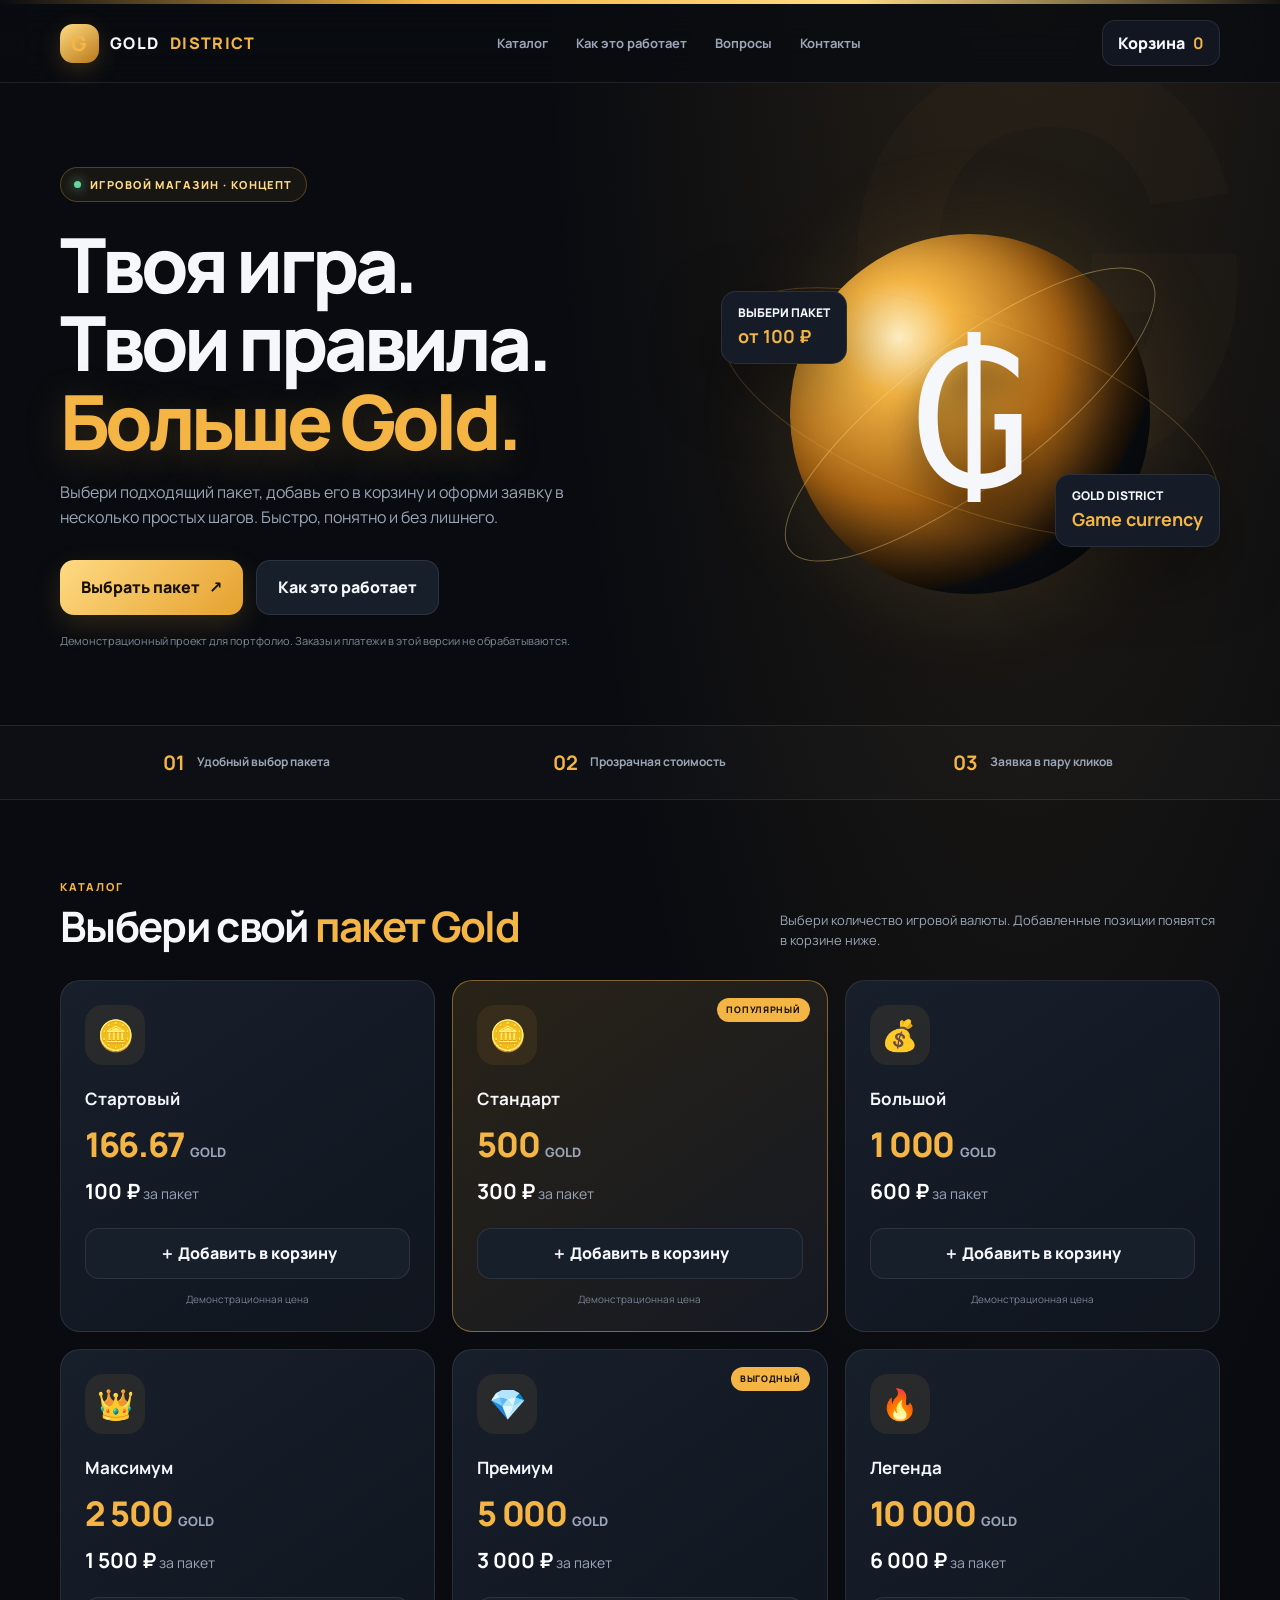
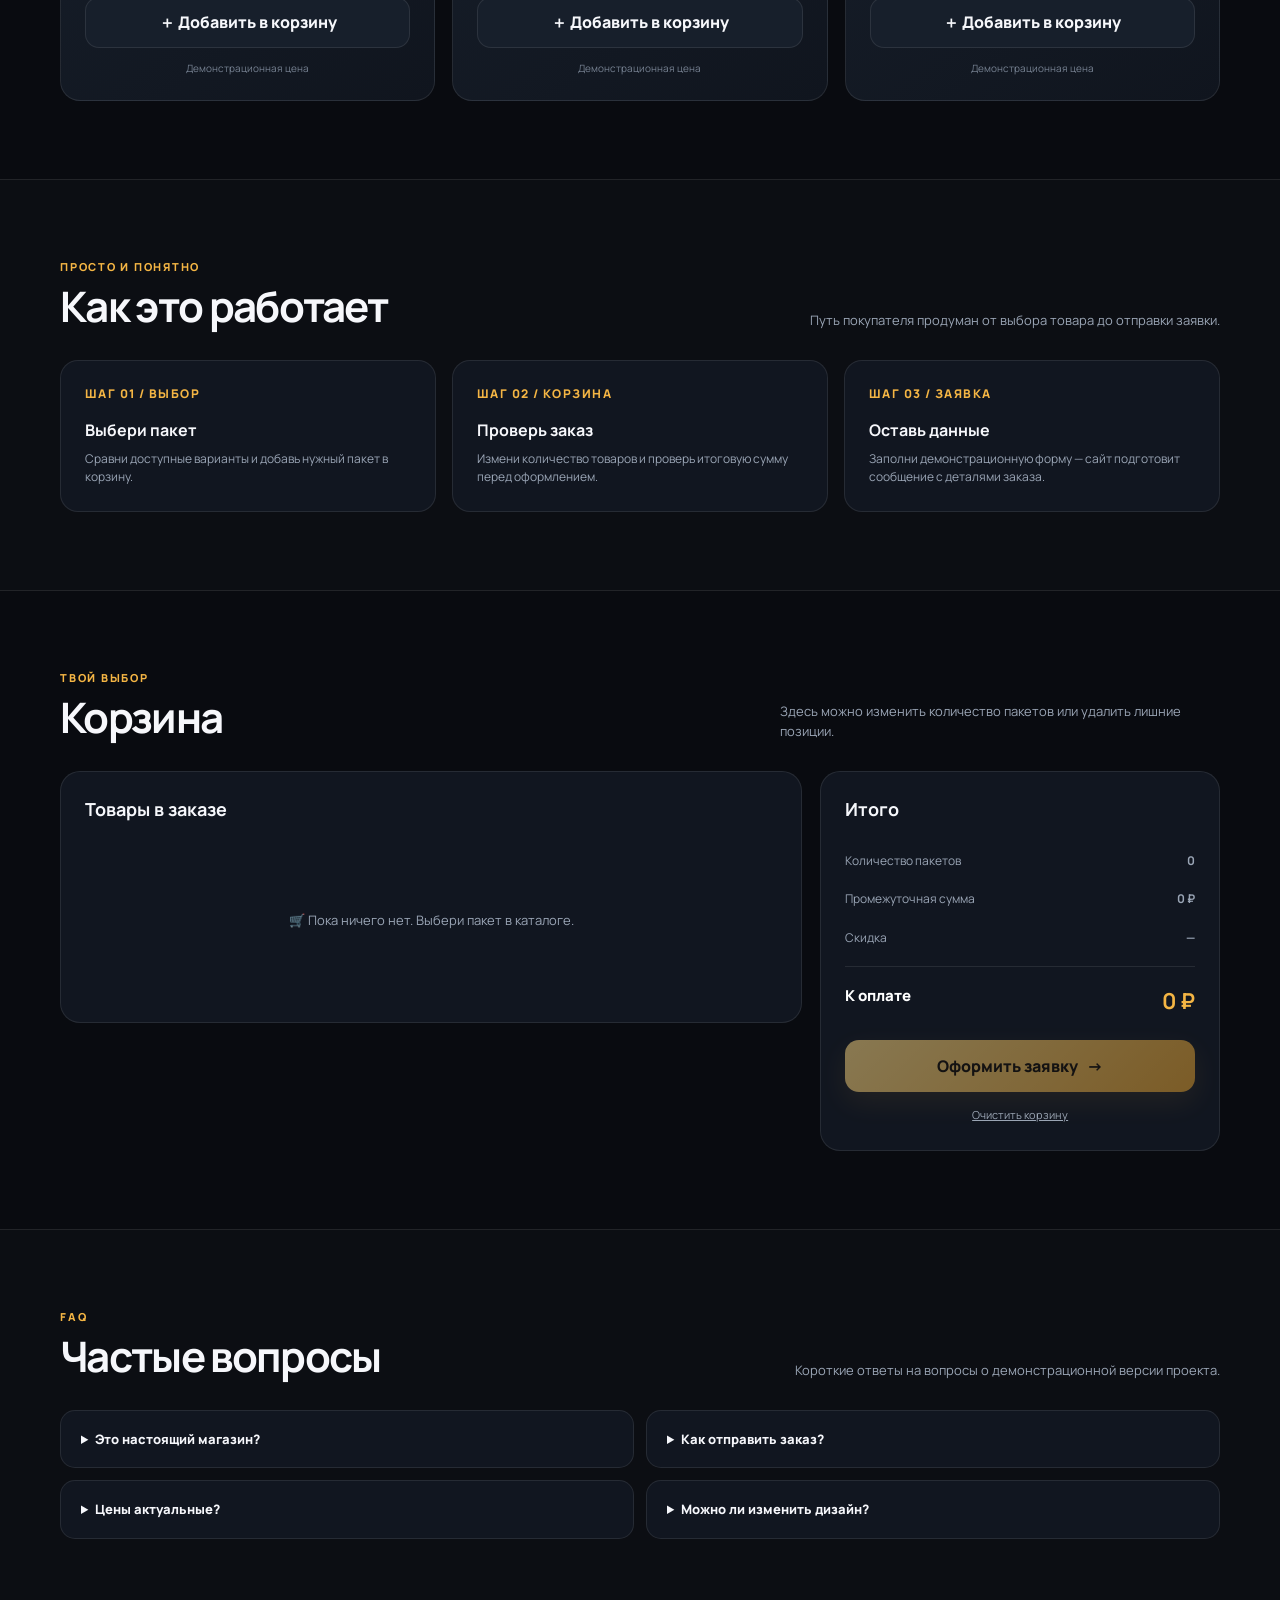
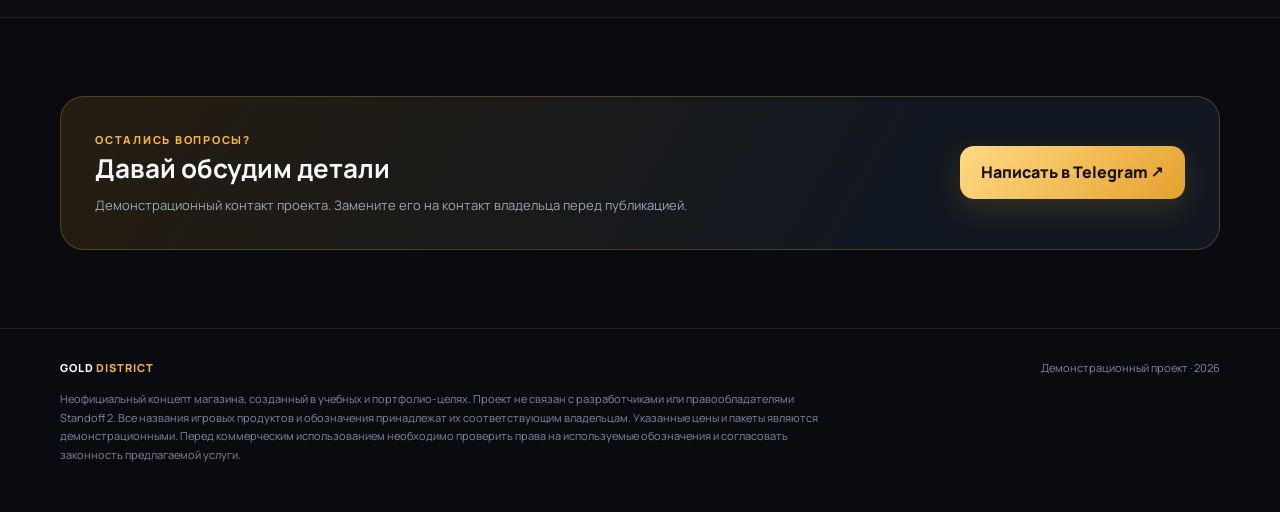
<file: index.html>
<!doctype html>
<html lang="ru">
<head>
  <meta charset="utf-8">
  <meta name="viewport" content="width=device-width, initial-scale=1">
  <meta name="theme-color" content="#090b10">
  <meta name="description" content="Демонстрационный концепт магазина игровых валют: каталог, корзина и оформление заявки.">
  <title>GOLD DISTRICT — игровой магазин | Концепт</title>
  <style>
    @import url('https://fonts.googleapis.com/css2?family=Manrope:wght@400;500;600;700;800&display=swap');
    :root{--bg:#090b10;--surface:#111620;--surface2:#171f2b;--line:rgba(255,255,255,.09);--text:#f6f7fb;--muted:#9aa5b5;--gold:#f4b544;--gold2:#ffda83;--green:#66d6a1;--danger:#ff7272;--radius:22px;--shadow:0 24px 70px rgba(0,0,0,.35)}
    *{box-sizing:border-box}html{scroll-behavior:smooth;scroll-padding-top:100px}body{margin:0;background:radial-gradient(ellipse at 80% -10%,rgba(244,181,68,.13),transparent 34%),var(--bg);color:var(--text);font-family:Manrope,system-ui,-apple-system,Segoe UI,sans-serif;line-height:1.55}button,input,textarea{font:inherit}button,a{-webkit-tap-highlight-color:transparent}a{color:inherit;text-decoration:none}.container{width:min(1160px,calc(100% - 40px));margin:auto}.topline{height:4px;background:linear-gradient(90deg,transparent,var(--gold),var(--gold2),transparent)}
    header{position:sticky;top:0;z-index:20;background:rgba(9,11,16,.82);backdrop-filter:blur(18px);border-bottom:1px solid var(--line)}.navwrap{height:78px;display:flex;align-items:center;justify-content:space-between;gap:24px}.brand{display:flex;align-items:center;gap:11px;font-weight:800;letter-spacing:.08em}.brandmark{width:39px;height:39px;display:grid;place-items:center;border-radius:13px;background:linear-gradient(145deg,var(--gold2),#b87917);color:#171006;font-size:21px;box-shadow:0 7px 25px #f4b54430}.brand span{color:var(--gold)}nav{display:flex;align-items:center;gap:28px;color:var(--muted);font-size:13px;font-weight:700}nav a:hover{color:var(--gold2)}.nav-actions{display:flex;align-items:center;gap:10px}.cart-shortcut{border:1px solid var(--line);background:var(--surface);color:var(--text);padding:10px 15px;border-radius:13px;cursor:pointer;font-weight:800}.cart-shortcut b{color:var(--gold);margin-left:5px}.menu-toggle{display:none;border:1px solid var(--line);background:var(--surface);color:white;border-radius:12px;padding:10px}
    .hero{padding:84px 0 65px;position:relative;overflow:hidden}.hero:after{content:"G";position:absolute;right:2%;top:-110px;font-size:560px;line-height:1;font-weight:800;color:rgba(244,181,68,.025);pointer-events:none}.hero-grid{display:grid;grid-template-columns:1.1fr .9fr;align-items:center;gap:50px;position:relative;z-index:1}.eyebrow{display:inline-flex;align-items:center;gap:9px;border:1px solid #f4b54445;background:#f4b54410;color:var(--gold2);border-radius:100px;padding:8px 13px;font-size:11px;font-weight:800;letter-spacing:.13em;text-transform:uppercase}.dot{width:7px;height:7px;border-radius:50%;background:var(--green);box-shadow:0 0 12px var(--green)}h1{font-size:clamp(42px,6vw,76px);line-height:1.03;letter-spacing:-.055em;margin:23px 0 20px;font-weight:800}h1 em{font-style:normal;color:var(--gold);text-shadow:0 8px 40px #f4b54435}.hero-copy{max-width:560px;color:var(--muted);font-size:16px}.hero-buttons{display:flex;flex-wrap:wrap;gap:13px;margin-top:31px}.btn{border:0;border-radius:14px;padding:14px 21px;font-weight:800;cursor:pointer;transition:transform .2s,filter .2s,box-shadow .2s;display:inline-flex;align-items:center;justify-content:center;gap:9px}.btn:hover{transform:translateY(-2px);filter:brightness(1.07)}.btn-primary{background:linear-gradient(135deg,var(--gold2),#e5a12e);color:#171006;box-shadow:0 10px 28px #f4b54428}.btn-secondary{background:var(--surface2);border:1px solid var(--line);color:var(--text)}.hero-note{font-size:11px;color:#7f8998;margin-top:17px}.hero-art{min-height:360px;display:grid;place-items:center;position:relative}.orb{width:min(360px,80vw);aspect-ratio:1;border-radius:50%;display:grid;place-items:center;background:radial-gradient(circle at 35% 25%,#fff0c4 0,#f4b544 16%,#a76313 46%,#291b0d 70%,#11151d 72%);box-shadow:inset -25px -30px 60px #0009,0 0 100px #f4b54424;position:relative;transform:rotate(-12deg)}.orb:before,.orb:after{content:"";position:absolute;border:1px solid #ffdc8a66;border-radius:50%;width:125%;height:38%;transform:rotate(-25deg)}.orb:after{width:145%;height:52%;transform:rotate(32deg);border-color:#f4b54440}.coin{font-size:clamp(110px,18vw,190px);filter:drop-shadow(0 20px 18px #0008);transform:rotate(12deg)}.float-tag{position:absolute;background:#151c27;border:1px solid var(--line);border-radius:15px;padding:12px 16px;box-shadow:var(--shadow);font-size:12px;font-weight:800}.float-tag strong{display:block;color:var(--gold);font-size:18px}.tag-one{top:16%;left:0}.tag-two{bottom:13%;right:0}
    .trustbar{border-top:1px solid var(--line);border-bottom:1px solid var(--line);background:#ffffff04}.trustgrid{display:grid;grid-template-columns:repeat(3,1fr);gap:20px;padding:21px 0}.trustitem{display:flex;align-items:center;justify-content:center;gap:12px;color:var(--muted);font-size:12px;font-weight:700}.trustitem b{font-size:20px;color:var(--gold)}
    section{padding:78px 0}.section-head{display:flex;justify-content:space-between;align-items:end;gap:20px;margin-bottom:30px}.kicker{font-size:11px;color:var(--gold);font-weight:800;letter-spacing:.16em;text-transform:uppercase}.section-head h2{font-size:clamp(28px,4vw,42px);line-height:1.12;letter-spacing:-.04em;margin:8px 0 0}.section-head p{max-width:440px;color:var(--muted);font-size:13px;margin:0}.products{display:grid;grid-template-columns:repeat(3,1fr);gap:17px}.product{background:linear-gradient(145deg,#171f2b,#10151e);border:1px solid var(--line);border-radius:20px;padding:24px;position:relative;overflow:hidden;transition:.25s}.product:hover{transform:translateY(-5px);border-color:#f4b54470;box-shadow:0 20px 45px #0005}.product.featured{border-color:#f4b54475;background:linear-gradient(145deg,#292317,#151923)}.product-badge{position:absolute;top:17px;right:17px;background:#f4b544;color:#171006;border-radius:100px;padding:5px 9px;font-size:9px;font-weight:900;letter-spacing:.08em}.product-icon{width:60px;height:60px;display:grid;place-items:center;border-radius:18px;background:#f4b54414;font-size:30px;margin-bottom:21px}.product h3{margin:0;font-size:17px}.gold-amount{font-size:34px;font-weight:800;letter-spacing:-.04em;color:var(--gold);margin:5px 0}.gold-amount small{font-size:13px;color:var(--muted);letter-spacing:0}.product-price{font-size:14px;color:var(--muted);margin-bottom:20px}.product-price strong{color:white;font-size:21px}.product .btn{width:100%;padding:12px}.product-foot{margin-top:13px;color:#778292;font-size:10px;text-align:center}
    .how-grid{display:grid;grid-template-columns:repeat(3,1fr);gap:16px}.step{padding:24px;border:1px solid var(--line);border-radius:18px;background:var(--surface)}.step-num{font-size:12px;color:var(--gold);font-weight:900;letter-spacing:.12em}.step h3{font-size:16px;margin:14px 0 7px}.step p{font-size:12px;color:var(--muted);margin:0}.cart-layout{display:grid;grid-template-columns:1.3fr .7fr;gap:18px;align-items:start}.cart-panel,.summary-panel{border:1px solid var(--line);background:var(--surface);border-radius:20px;padding:24px}.cart-panel h3,.summary-panel h3{margin:0 0 18px;font-size:18px}.cart-empty{text-align:center;padding:34px 10px;color:var(--muted);font-size:13px}.cart-row{display:grid;grid-template-columns:1fr auto auto;align-items:center;gap:15px;padding:14px 0;border-bottom:1px solid var(--line)}.cart-name{font-weight:800;font-size:13px}.cart-desc{font-size:11px;color:var(--muted)}.qty{display:flex;align-items:center;gap:9px}.qty button{width:29px;height:29px;border-radius:9px;border:1px solid var(--line);background:var(--surface2);color:white;cursor:pointer}.qty span{font-size:12px;font-weight:800;min-width:12px;text-align:center}.row-price{font-size:13px;font-weight:800;color:var(--gold);white-space:nowrap}.summary-line{display:flex;justify-content:space-between;gap:10px;padding:10px 0;color:var(--muted);font-size:12px}.summary-line.total{border-top:1px solid var(--line);margin-top:8px;padding-top:17px;color:white;font-size:15px;font-weight:800}.summary-line.total strong{font-size:22px;color:var(--gold)}.summary-panel .btn{width:100%;margin-top:12px}.text-btn{background:none;border:0;color:var(--muted);cursor:pointer;font-size:11px;text-decoration:underline;margin-top:13px;width:100%}
    .faq-grid{display:grid;grid-template-columns:1fr 1fr;gap:12px}.faq-item{background:var(--surface);border:1px solid var(--line);border-radius:15px;padding:18px 20px}.faq-item summary{cursor:pointer;font-size:13px;font-weight:800}.faq-item p{color:var(--muted);font-size:12px;margin:12px 0 0}.contact{background:linear-gradient(120deg,#251d10,#121821 70%);border:1px solid #f4b54440;border-radius:24px;padding:34px;display:flex;justify-content:space-between;align-items:center;gap:20px}.contact h2{margin:0 0 7px;font-size:26px}.contact p{margin:0;color:var(--muted);font-size:13px}.contact .btn{white-space:nowrap}
    footer{border-top:1px solid var(--line);padding:30px 0 36px;color:#7f8998;font-size:11px}.footer-row{display:flex;justify-content:space-between;gap:20px;align-items:center}.footer-brand{font-weight:900;letter-spacing:.08em;color:white}.footer-brand span{color:var(--gold)}.disclaimer{max-width:760px;margin-top:14px;line-height:1.7}
    .modal-backdrop{position:fixed;inset:0;background:#000b;backdrop-filter:blur(8px);z-index:50;display:none;align-items:center;justify-content:center;padding:18px}.modal-backdrop.open{display:flex}.modal{width:min(490px,100%);background:#151c27;border:1px solid var(--line);border-radius:22px;padding:26px;box-shadow:var(--shadow);max-height:90vh;overflow:auto}.modal-head{display:flex;justify-content:space-between;align-items:center;margin-bottom:5px}.modal-head h3{margin:0;font-size:21px}.close{border:0;background:var(--surface2);color:white;border-radius:10px;width:35px;height:35px;cursor:pointer;font-size:19px}.modal-sub{color:var(--muted);font-size:12px;margin:0 0 18px}.field{margin:13px 0}.field label{display:block;font-size:11px;font-weight:800;margin-bottom:6px}.field input,.field textarea{width:100%;border:1px solid var(--line);border-radius:11px;background:#0b1018;color:white;padding:12px 13px;outline:none}.field input:focus,.field textarea:focus{border-color:var(--gold)}.field textarea{min-height:75px;resize:vertical}.demo-notice{border:1px solid #f4b54440;background:#f4b5440d;color:#d8c49f;border-radius:12px;padding:12px;font-size:11px;margin:14px 0}.modal .btn{width:100%}.toast{position:fixed;left:50%;bottom:25px;transform:translate(-50%,20px);opacity:0;pointer-events:none;background:#182331;border:1px solid #66d6a155;color:white;padding:12px 18px;border-radius:13px;font-size:12px;font-weight:800;z-index:80;transition:.25s;box-shadow:var(--shadow)}.toast.show{opacity:1;transform:translate(-50%,0)}
    @media(max-width:850px){nav{gap:15px}.hero-grid{gap:20px}.products{grid-template-columns:repeat(2,1fr)}.cart-layout{grid-template-columns:1fr}.section-head{align-items:start;flex-direction:column}.hero{padding-top:60px}}
    @media(max-width:640px){.container{width:min(100% - 28px,1160px)}.navwrap{height:68px}.menu-toggle{display:block}nav{display:none;position:absolute;top:68px;left:0;right:0;background:#0d121b;border-bottom:1px solid var(--line);padding:18px 22px;flex-direction:column;align-items:flex-start}nav.open{display:flex}.hero-grid{grid-template-columns:1fr}.hero{padding:52px 0 35px}.hero-art{min-height:280px;order:-1}.orb{width:235px}.coin{font-size:125px}.float-tag{font-size:10px;padding:9px 12px}.tag-one{left:4%}.tag-two{right:2%}h1{font-size:48px}.hero-copy{font-size:14px}.trustgrid{grid-template-columns:1fr;gap:12px}.trustitem{justify-content:flex-start}.products{grid-template-columns:1fr 1fr;gap:10px}.product{padding:16px}.product-icon{width:48px;height:48px;font-size:24px;margin-bottom:14px}.product h3{font-size:14px}.gold-amount{font-size:26px}.product-price strong{font-size:17px}.product .btn{font-size:11px;padding:11px 7px}.product-foot{font-size:9px}.how-grid{grid-template-columns:1fr}.faq-grid{grid-template-columns:1fr}section{padding:55px 0}.contact{padding:24px;align-items:flex-start;flex-direction:column}.contact h2{font-size:22px}.footer-row{align-items:flex-start;flex-direction:column}.cart-panel,.summary-panel{padding:18px}.cart-row{grid-template-columns:1fr auto}.row-price{grid-column:1/-1;text-align:right}.hero-buttons .btn{flex:1}.nav-actions{margin-left:auto}}
    @media(max-width:370px){.products{grid-template-columns:1fr}.cart-shortcut{padding:9px 10px}.brand{font-size:12px}}
    @media(prefers-reduced-motion:reduce){*,*:before,*:after{scroll-behavior:auto!important;transition:none!important}}
  </style>
</head>
<body>
  <div class="topline"></div>
  <header><div class="container navwrap">
    <a class="brand" href="#top" aria-label="GOLD DISTRICT — главная"><span class="brandmark">G</span> GOLD <span>DISTRICT</span></a>
    <nav id="mainNav"><a href="#catalog">Каталог</a><a href="#how">Как это работает</a><a href="#faq">Вопросы</a><a href="#contact">Контакты</a></nav>
    <div class="nav-actions"><button class="cart-shortcut" onclick="document.querySelector('#cart').scrollIntoView({behavior:'smooth'})">Корзина <b id="navCount">0</b></button><button class="menu-toggle" id="menuToggle" aria-label="Открыть меню">☰</button></div>
  </div></header>
  <main id="top">
    <section class="hero"><div class="container hero-grid">
      <div><div class="eyebrow"><i class="dot"></i> Игровой магазин · Концепт</div><h1>Твоя игра.<br>Твои правила.<br><em>Больше Gold.</em></h1><p class="hero-copy">Выбери подходящий пакет, добавь его в корзину и оформи заявку в несколько простых шагов. Быстро, понятно и без лишнего.</p><div class="hero-buttons"><a class="btn btn-primary" href="#catalog">Выбрать пакет <span>↗</span></a><a class="btn btn-secondary" href="#how">Как это работает</a></div><p class="hero-note">Демонстрационный проект для портфолио. Заказы и платежи в этой версии не обрабатываются.</p></div>
      <div class="hero-art" aria-label="Золотая монета — декоративная иллюстрация"><div class="orb"><div class="coin">₲</div></div><div class="float-tag tag-one">ВЫБЕРИ ПАКЕТ<strong>от 100 ₽</strong></div><div class="float-tag tag-two">GOLD DISTRICT<strong>Game currency</strong></div></div>
    </div></section>
    <div class="trustbar"><div class="container trustgrid"><div class="trustitem"><b>01</b> Удобный выбор пакета</div><div class="trustitem"><b>02</b> Прозрачная стоимость</div><div class="trustitem"><b>03</b> Заявка в пару кликов</div></div></div>
    <section id="catalog"><div class="container"><div class="section-head"><div><div class="kicker">Каталог</div><h2>Выбери свой <span style="color:var(--gold)">пакет Gold</span></h2></div><p>Выбери количество игровой валюты. Добавленные позиции появятся в корзине ниже.</p></div><div class="products" id="products"></div></div></section>
    <section id="how" style="background:#ffffff03;border-block:1px solid var(--line)"><div class="container"><div class="section-head"><div><div class="kicker">Просто и понятно</div><h2>Как это работает</h2></div><p>Путь покупателя продуман от выбора товара до отправки заявки.</p></div><div class="how-grid"><article class="step"><div class="step-num">ШАГ 01 / ВЫБОР</div><h3>Выбери пакет</h3><p>Сравни доступные варианты и добавь нужный пакет в корзину.</p></article><article class="step"><div class="step-num">ШАГ 02 / КОРЗИНА</div><h3>Проверь заказ</h3><p>Измени количество товаров и проверь итоговую сумму перед оформлением.</p></article><article class="step"><div class="step-num">ШАГ 03 / ЗАЯВКА</div><h3>Оставь данные</h3><p>Заполни демонстрационную форму — сайт подготовит сообщение с деталями заказа.</p></article></div></div></section>
    <section id="cart"><div class="container"><div class="section-head"><div><div class="kicker">Твой выбор</div><h2>Корзина</h2></div><p>Здесь можно изменить количество пакетов или удалить лишние позиции.</p></div><div class="cart-layout"><div class="cart-panel"><h3>Товары в заказе</h3><div id="cartItems" class="cart-empty">🛒 Пока ничего нет. Выбери пакет в каталоге.</div></div><aside class="summary-panel"><h3>Итого</h3><div class="summary-line"><span>Количество пакетов</span><strong id="summaryQty">0</strong></div><div class="summary-line"><span>Промежуточная сумма</span><strong id="summarySubtotal">0 ₽</strong></div><div class="summary-line"><span>Скидка</span><strong>—</strong></div><div class="summary-line total"><span>К оплате</span><strong id="summaryTotal">0 ₽</strong></div><button class="btn btn-primary" id="checkoutBtn" onclick="openCheckout()">Оформить заявку <span>→</span></button><button class="text-btn" onclick="clearCart()">Очистить корзину</button></aside></div></div></section>
    <section id="faq" style="background:#ffffff03;border-block:1px solid var(--line)"><div class="container"><div class="section-head"><div><div class="kicker">FAQ</div><h2>Частые вопросы</h2></div><p>Короткие ответы на вопросы о демонстрационной версии проекта.</p></div><div class="faq-grid"><details class="faq-item"><summary>Это настоящий магазин?</summary><p>Нет. Это демонстрационный интерфейс, созданный для портфолио. Реальные платежи, выдача игровой валюты и обработка заказов не подключены.</p></details><details class="faq-item"><summary>Как отправить заказ?</summary><p>В демо-режиме форма собирает данные и открывает подготовленное сообщение для Telegram. Перед реальным запуском потребуется серверная часть и согласование процесса обработки заявок.</p></details><details class="faq-item"><summary>Цены актуальные?</summary><p>Нет. Цены и пакеты приведены как пример наполнения интерфейса и должны быть подтверждены владельцем будущего магазина.</p></details><details class="faq-item"><summary>Можно ли изменить дизайн?</summary><p>Да. Цвета, тексты, товары, валюту, контакты и структуру можно адаптировать под конкретный бренд и задачу клиента.</p></details></div></div></section>
    <section id="contact"><div class="container"><div class="contact"><div><div class="kicker">Остались вопросы?</div><h2>Давай обсудим детали</h2><p>Демонстрационный контакт проекта. Замените его на контакт владельца перед публикацией.</p></div><a class="btn btn-primary" href="https://t.me/RichG78" target="_blank" rel="noopener noreferrer">Написать в Telegram ↗</a></div></div></section>
  </main>
  <footer><div class="container"><div class="footer-row"><div class="footer-brand">GOLD <span>DISTRICT</span></div><div>Демонстрационный проект · 2026</div></div><p class="disclaimer">Неофициальный концепт магазина, созданный в учебных и портфолио-целях. Проект не связан с разработчиками или правообладателями Standoff 2. Все названия игровых продуктов и обозначения принадлежат их соответствующим владельцам. Указанные цены и пакеты являются демонстрационными. Перед коммерческим использованием необходимо проверить права на используемые обозначения и согласовать законность предлагаемой услуги.</p></div></footer>
  <div class="modal-backdrop" id="checkoutModal" role="dialog" aria-modal="true" aria-labelledby="modalTitle"><div class="modal"><div class="modal-head"><h3 id="modalTitle">Оформление заявки</h3><button class="close" onclick="closeCheckout()" aria-label="Закрыть">×</button></div><p class="modal-sub">Заполни форму — мы подготовим сообщение с составом заказа.</p><form id="checkoutForm"><div class="field"><label for="customerName">Имя</label><input id="customerName" name="name" autocomplete="name" placeholder="Как к тебе обращаться?" required maxlength="60"></div><div class="field"><label for="gameId">Игровой ID</label><input id="gameId" name="gameId" placeholder="Твой ID в игре" required maxlength="40"></div><div class="field"><label for="contactInfo">Контакт для связи</label><input id="contactInfo" name="contact" placeholder="Telegram или телефон" required maxlength="80"></div><div class="field"><label for="comment">Комментарий (необязательно)</label><textarea id="comment" name="comment" placeholder="Дополнительная информация" maxlength="300"></textarea></div><div class="demo-notice">Демо-режим: форма не передаёт данные на сервер и не принимает оплату. После отправки откроется Telegram с подготовленным текстом — проверь его перед отправкой.</div><button class="btn btn-primary" type="submit">Подготовить заявку в Telegram ↗</button></form></div></div>
  <div class="toast" id="toast" role="status" aria-live="polite"></div>
  <script>
    'use strict';
    // Демонстрационные позиции и цены. Перед реальным запуском замените их на подтверждённые данные клиента.
    const products=[
      {id:1,name:'Стартовый',gold:'166.67',price:100,icon:'🪙',tag:''},
      {id:2,name:'Стандарт',gold:'500',price:300,icon:'🪙',tag:'ПОПУЛЯРНЫЙ'},
      {id:3,name:'Большой',gold:'1 000',price:600,icon:'💰',tag:''},
      {id:4,name:'Максимум',gold:'2 500',price:1500,icon:'👑',tag:''},
      {id:5,name:'Премиум',gold:'5 000',price:3000,icon:'💎',tag:'ВЫГОДНЫЙ'},
      {id:6,name:'Легенда',gold:'10 000',price:6000,icon:'🔥',tag:''}
    ];
    const cart={};
    const money=n=>new Intl.NumberFormat('ru-RU').format(n)+' ₽';
    const safeText=s=>String(s).replace(/[&<>"']/g,c=>({'&':'&amp;','<':'&lt;','>':'&gt;','"':'&quot;',"'":'&#39;'}[c]));
    function renderProducts(){document.getElementById('products').innerHTML=products.map(p=>`<article class="product ${p.id===2?'featured':''}">${p.tag?`<span class="product-badge">${p.tag}</span>`:''}<div class="product-icon">${p.icon}</div><h3>${p.name}</h3><div class="gold-amount">${p.gold} <small>GOLD</small></div><div class="product-price"><strong>${money(p.price)}</strong> <span>за пакет</span></div><button class="btn btn-secondary" onclick="addToCart(${p.id})">＋ Добавить в корзину</button><div class="product-foot">Демонстрационная цена</div></article>`).join('')}
    function addToCart(id){cart[id]=(cart[id]||0)+1;updateCart();toast('Пакет добавлен в корзину')}
    function changeQty(id,delta){if(!cart[id])return;cart[id]+=delta;if(cart[id]<=0)delete cart[id];updateCart()}
    function clearCart(){if(!Object.keys(cart).length)return;Object.keys(cart).forEach(k=>delete cart[k]);updateCart();toast('Корзина очищена')}
    function updateCart(){const keys=Object.keys(cart);let qty=0,total=0;const rows=keys.map(id=>{const p=products.find(x=>x.id===Number(id));const q=cart[id];qty+=q;total+=p.price*q;return `<div class="cart-row"><div><div class="cart-name">${p.icon} ${p.name}</div><div class="cart-desc">${p.gold} GOLD · ${money(p.price)} за пакет</div></div><div class="qty"><button aria-label="Уменьшить ${p.name}" onclick="changeQty(${p.id},-1)">−</button><span>${q}</span><button aria-label="Увеличить ${p.name}" onclick="changeQty(${p.id},1)">+</button></div><div class="row-price">${money(p.price*q)}</div></div>`}).join('');document.getElementById('cartItems').innerHTML=rows||'<div class="cart-empty">🛒 Пока ничего нет. Выбери пакет в каталоге.</div>';document.getElementById('navCount').textContent=qty;document.getElementById('summaryQty').textContent=qty;document.getElementById('summarySubtotal').textContent=money(total);document.getElementById('summaryTotal').textContent=money(total);document.getElementById('checkoutBtn').disabled=!qty;document.getElementById('checkoutBtn').style.opacity=qty?'1':'.5'}
    function openCheckout(){if(!Object.keys(cart).length){toast('Сначала добавь товар в корзину');return}document.getElementById('checkoutModal').classList.add('open');document.getElementById('customerName').focus()}
    function closeCheckout(){document.getElementById('checkoutModal').classList.remove('open')}
    function toast(message){const el=document.getElementById('toast');el.textContent=message;el.classList.add('show');clearTimeout(toast.timer);toast.timer=setTimeout(()=>el.classList.remove('show'),2300)}
    document.getElementById('checkoutForm').addEventListener('submit',e=>{e.preventDefault();if(!Object.keys(cart).length){closeCheckout();toast('Корзина пуста');return}const data=new FormData(e.currentTarget);const lines=Object.keys(cart).map(id=>{const p=products.find(x=>x.id===Number(id));return `• ${p.name}: ${p.gold} GOLD × ${cart[id]} — ${money(p.price*cart[id])}`});const total=Object.keys(cart).reduce((s,id)=>s+products.find(p=>p.id===Number(id)).price*cart[id],0);const message=['ДЕМО-ЗАЯВКА GOLD DISTRICT','',`Имя: ${data.get('name')}`,`Игровой ID: ${data.get('gameId')}`,`Контакт: ${data.get('contact')}`,`Комментарий: ${data.get('comment')||'—'}`,'','Заказ:',...lines,'',`Итого: ${money(total)}`,'','Это демонстрационная заявка. Цены и наличие нужно подтвердить.'].join('\n');const url='https://t.me/share/url?url='+encodeURIComponent('https://example.com')+'&text='+encodeURIComponent(message);window.open(url,'_blank','noopener,noreferrer');closeCheckout();toast('Сообщение подготовлено. Проверь его в Telegram.')});
    document.getElementById('checkoutModal').addEventListener('click',e=>{if(e.target===e.currentTarget)closeCheckout()});document.addEventListener('keydown',e=>{if(e.key==='Escape')closeCheckout()});document.getElementById('menuToggle').addEventListener('click',()=>document.getElementById('mainNav').classList.toggle('open'));document.querySelectorAll('#mainNav a').forEach(a=>a.addEventListener('click',()=>document.getElementById('mainNav').classList.remove('open')));
    renderProducts();updateCart();
  </script>
</body>
</html>
</file>
